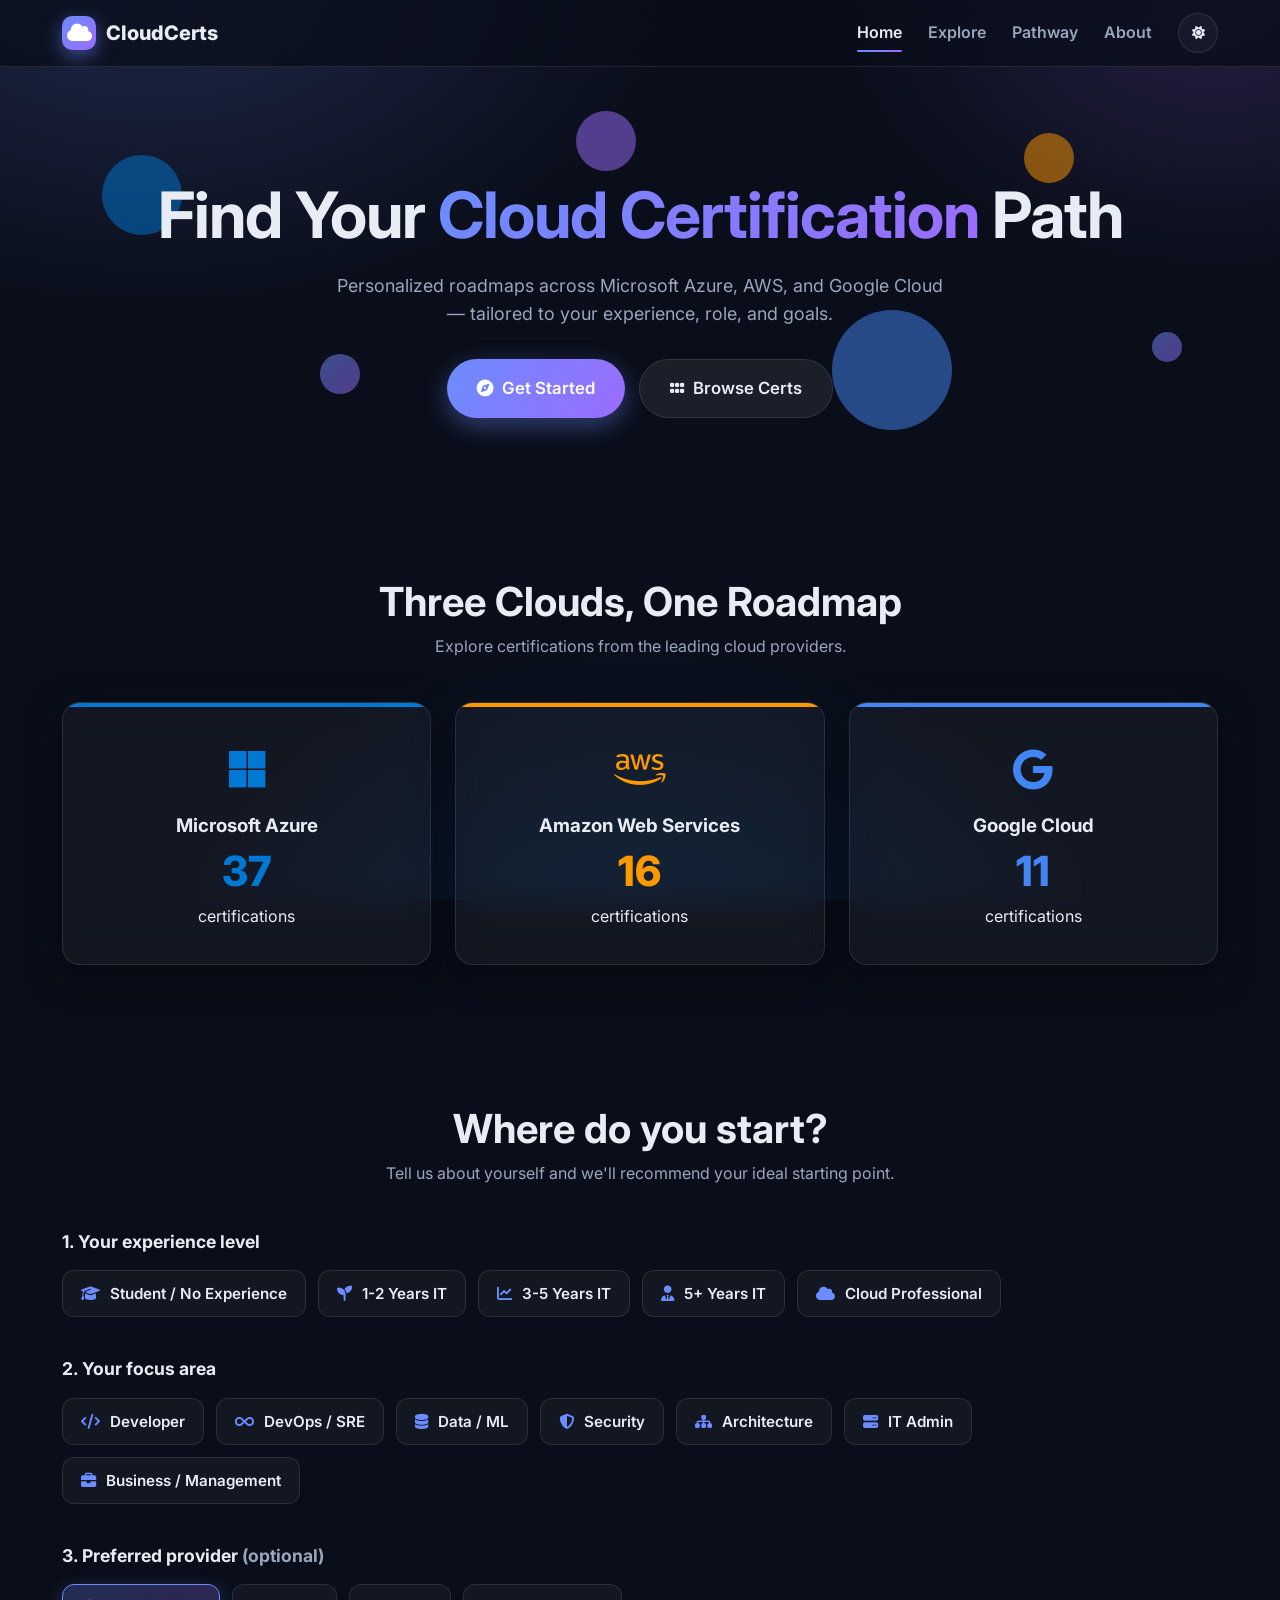
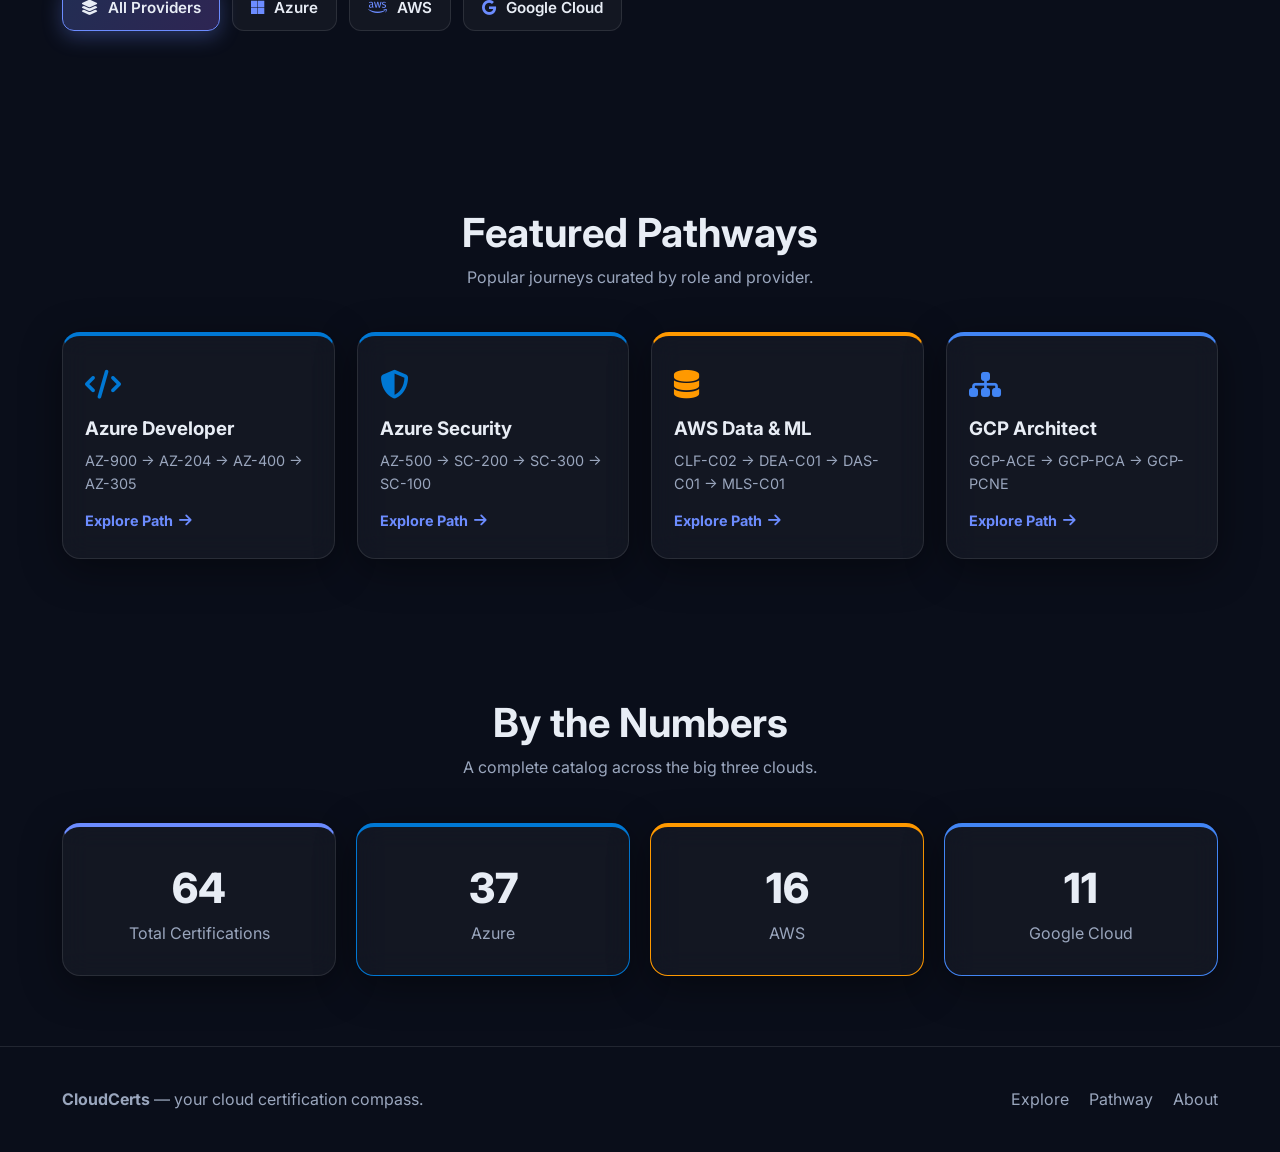
<file: index.html>
<!DOCTYPE html>
<html lang="en">
<head>
  <meta charset="UTF-8" />
  <meta name="viewport" content="width=device-width, initial-scale=1.0" />
  <title>CloudCerts — Find Your Cloud Certification Path</title>
  <meta name="description" content="Discover personalized certification pathways for Microsoft Azure, AWS, and Google Cloud based on your experience and goals." />
  <link rel="preconnect" href="https://fonts.googleapis.com" />
  <link rel="preconnect" href="https://fonts.gstatic.com" crossorigin />
  <link href="https://fonts.googleapis.com/css2?family=Inter:wght@400;500;600;700;800&display=swap" rel="stylesheet" />
  <link rel="stylesheet" href="https://cdnjs.cloudflare.com/ajax/libs/font-awesome/6.5.1/css/all.min.css" />
  <link rel="stylesheet" href="css/styles.css" />
</head>
<body>
  <nav class="nav">
    <div class="container nav-inner">
      <a class="logo" href="index.html"><span class="logo-mark"><i class="fa-solid fa-cloud"></i></span> CloudCerts</a>
      <div class="nav-links" id="nav-links">
        <a href="index.html">Home</a>
        <a href="explore.html">Explore</a>
        <a href="pathway.html">Pathway</a>
        <a href="about.html">About</a>
        <button class="icon-btn" id="theme-toggle" aria-label="Toggle theme"><i class="fa-solid fa-sun"></i></button>
      </div>
      <button class="nav-burger" id="nav-burger" aria-label="Menu"><span></span><span></span><span></span></button>
    </div>
  </nav>

  <main id="home-app">
    <!-- HERO -->
    <header class="hero">
      <div class="particles">
        <span class="particle"></span><span class="particle"></span><span class="particle"></span>
        <span class="particle"></span><span class="particle"></span><span class="particle"></span>
      </div>
      <div class="container">
        <h1>Find Your <span class="gradient-text">Cloud Certification</span> Path</h1>
        <p>Personalized roadmaps across Microsoft Azure, AWS, and Google Cloud — tailored to your experience, role, and goals.</p>
        <div class="hero-cta">
          <a class="btn btn-primary btn-lg" href="#start"><i class="fa-solid fa-compass"></i> Get Started</a>
          <a class="btn btn-lg" href="explore.html"><i class="fa-solid fa-grip"></i> Browse Certs</a>
        </div>
      </div>
    </header>

    <!-- PROVIDERS -->
    <section>
      <div class="container">
        <div class="section-head">
          <h2>Three Clouds, One Roadmap</h2>
          <p>Explore certifications from the leading cloud providers.</p>
        </div>
        <div class="grid-3" id="provider-stats"></div>
      </div>
    </section>

    <!-- EXPERIENCE SELECTOR -->
    <section id="start">
      <div class="container">
        <div class="section-head">
          <h2>Where do you start?</h2>
          <p>Tell us about yourself and we'll recommend your ideal starting point.</p>
        </div>

        <div class="selector-block">
          <label>1. Your experience level</label>
          <div class="choice-grid">
            <button class="choice" data-home-exp="student"><i class="fa-solid fa-graduation-cap"></i> Student / No Experience</button>
            <button class="choice" data-home-exp="junior"><i class="fa-solid fa-seedling"></i> 1-2 Years IT</button>
            <button class="choice" data-home-exp="mid"><i class="fa-solid fa-chart-line"></i> 3-5 Years IT</button>
            <button class="choice" data-home-exp="senior"><i class="fa-solid fa-user-tie"></i> 5+ Years IT</button>
            <button class="choice" data-home-exp="cloud-pro"><i class="fa-solid fa-cloud"></i> Cloud Professional</button>
          </div>
        </div>

        <div class="selector-block">
          <label>2. Your focus area</label>
          <div class="choice-grid">
            <button class="choice" data-home-domain="developer"><i class="fa-solid fa-code"></i> Developer</button>
            <button class="choice" data-home-domain="devops"><i class="fa-solid fa-infinity"></i> DevOps / SRE</button>
            <button class="choice" data-home-domain="data"><i class="fa-solid fa-database"></i> Data / ML</button>
            <button class="choice" data-home-domain="security"><i class="fa-solid fa-shield-halved"></i> Security</button>
            <button class="choice" data-home-domain="architect"><i class="fa-solid fa-sitemap"></i> Architecture</button>
            <button class="choice" data-home-domain="admin"><i class="fa-solid fa-server"></i> IT Admin</button>
            <button class="choice" data-home-domain="business"><i class="fa-solid fa-briefcase"></i> Business / Management</button>
          </div>
        </div>

        <div class="selector-block">
          <label>3. Preferred provider <span class="muted">(optional)</span></label>
          <div class="choice-grid">
            <button class="choice selected" data-home-provider="all"><i class="fa-solid fa-layer-group"></i> All Providers</button>
            <button class="choice" data-home-provider="azure"><i class="fa-brands fa-microsoft"></i> Azure</button>
            <button class="choice" data-home-provider="aws"><i class="fa-brands fa-aws"></i> AWS</button>
            <button class="choice" data-home-provider="gcp"><i class="fa-brands fa-google"></i> Google Cloud</button>
          </div>
        </div>

        <div id="home-recommendation"></div>
      </div>
    </section>

    <!-- FEATURED PATHS -->
    <section>
      <div class="container">
        <div class="section-head">
          <h2>Featured Pathways</h2>
          <p>Popular journeys curated by role and provider.</p>
        </div>
        <div class="grid-4" id="featured-paths"></div>
      </div>
    </section>

    <!-- STATS -->
    <section>
      <div class="container">
        <div class="section-head">
          <h2>By the Numbers</h2>
          <p>A complete catalog across the big three clouds.</p>
        </div>
        <div class="stats-row" id="total-stats"></div>
      </div>
    </section>
  </main>

  <footer class="footer">
    <div class="container footer-inner">
      <div><strong>CloudCerts</strong> — your cloud certification compass.</div>
      <div class="footer-links">
        <a href="explore.html">Explore</a>
        <a href="pathway.html">Pathway</a>
        <a href="about.html">About</a>
      </div>
    </div>
  </footer>

  <script src="js/data.js"></script>
  <script src="js/pathway.js"></script>
  <script src="js/app.js"></script>
</body>
</html>
</file>
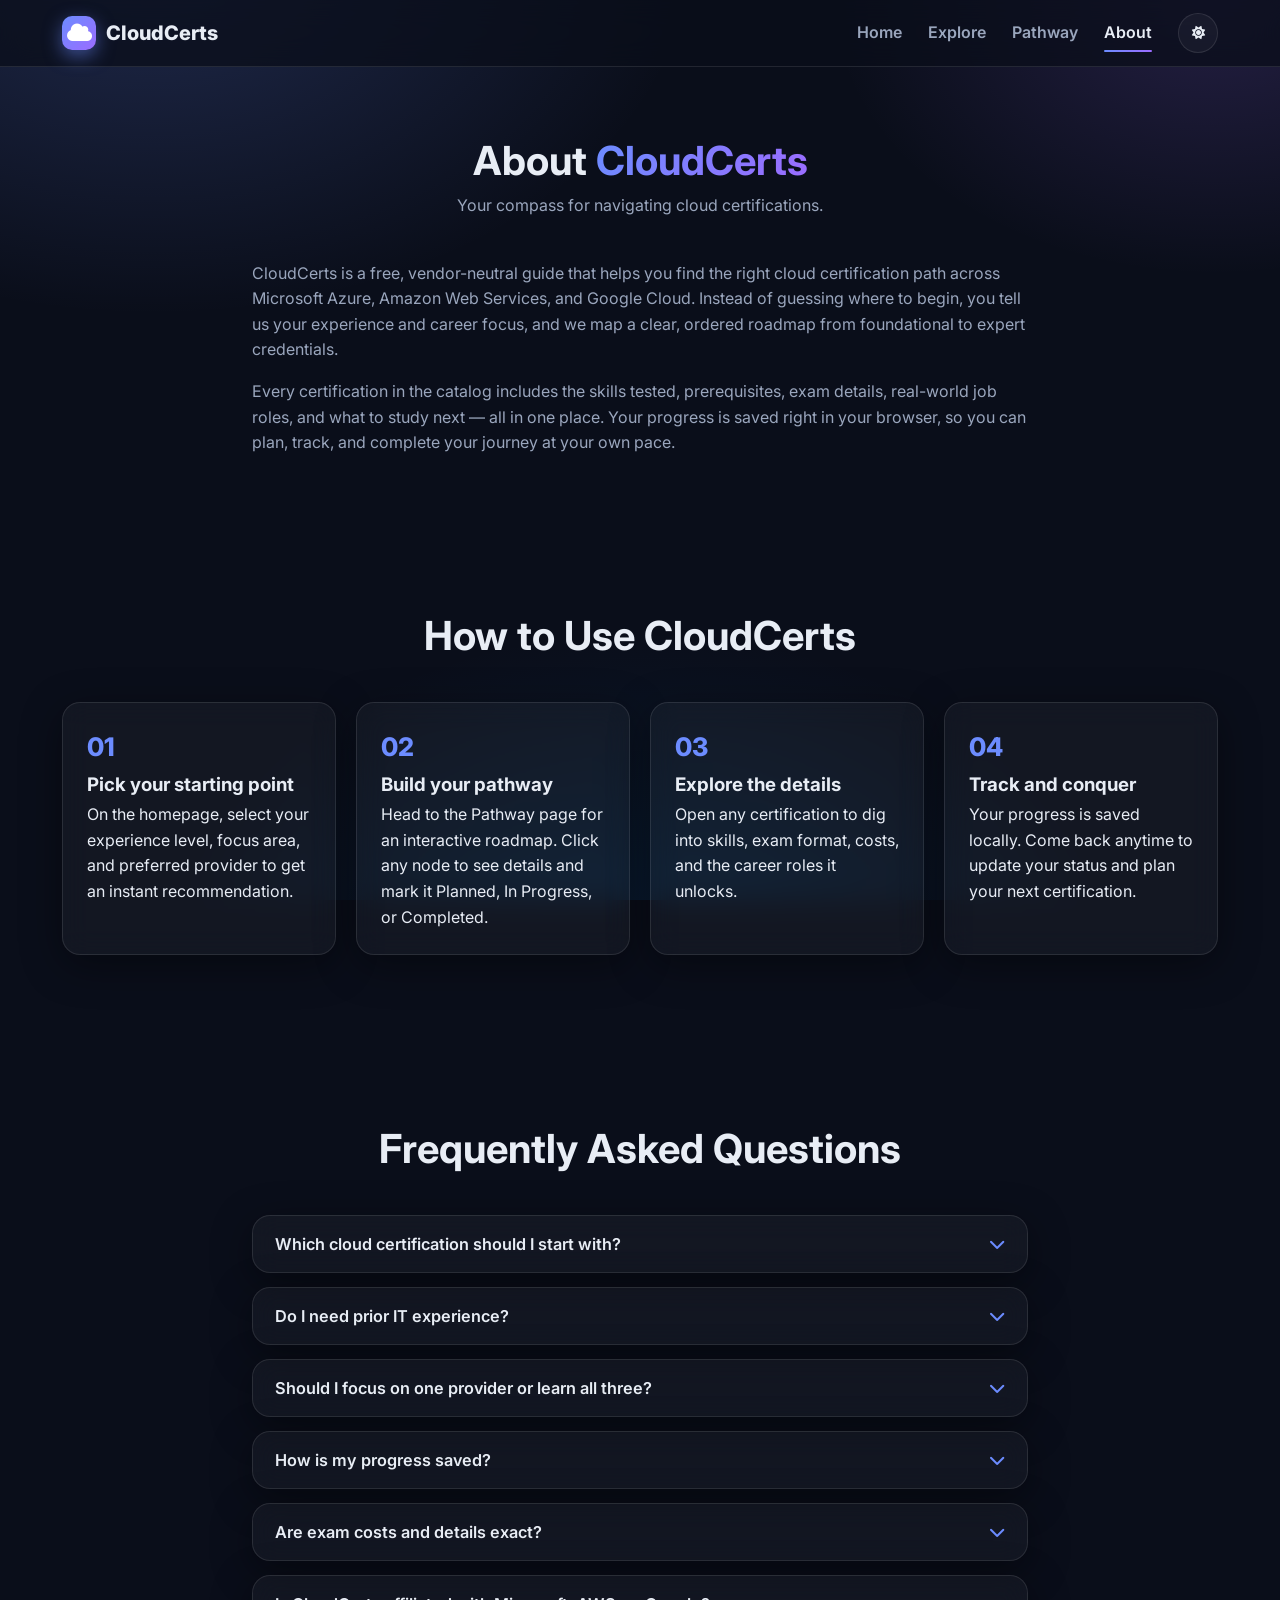
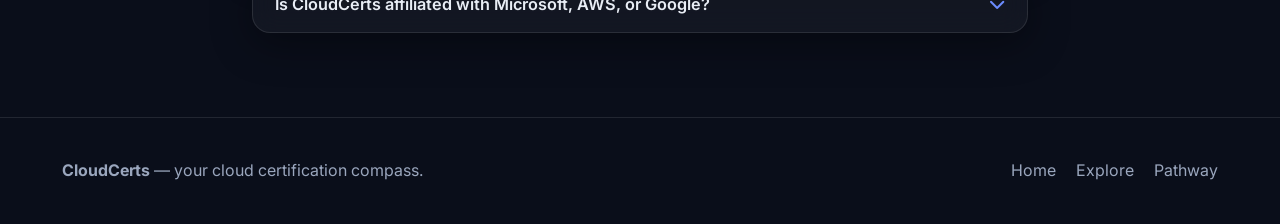
<file: about.html>
<!DOCTYPE html>
<html lang="en">
<head>
  <meta charset="UTF-8" />
  <meta name="viewport" content="width=device-width, initial-scale=1.0" />
  <title>About — CloudCerts</title>
  <meta name="description" content="Learn what CloudCerts is, how to use it, and answers to frequently asked questions about cloud certifications." />
  <link rel="preconnect" href="https://fonts.googleapis.com" />
  <link rel="preconnect" href="https://fonts.gstatic.com" crossorigin />
  <link href="https://fonts.googleapis.com/css2?family=Inter:wght@400;500;600;700;800&display=swap" rel="stylesheet" />
  <link rel="stylesheet" href="https://cdnjs.cloudflare.com/ajax/libs/font-awesome/6.5.1/css/all.min.css" />
  <link rel="stylesheet" href="css/styles.css" />
</head>
<body>
  <nav class="nav">
    <div class="container nav-inner">
      <a class="logo" href="index.html"><span class="logo-mark"><i class="fa-solid fa-cloud"></i></span> CloudCerts</a>
      <div class="nav-links" id="nav-links">
        <a href="index.html">Home</a>
        <a href="explore.html">Explore</a>
        <a href="pathway.html">Pathway</a>
        <a href="about.html">About</a>
        <button class="icon-btn" id="theme-toggle" aria-label="Toggle theme"><i class="fa-solid fa-sun"></i></button>
      </div>
      <button class="nav-burger" id="nav-burger" aria-label="Menu"><span></span><span></span><span></span></button>
    </div>
  </nav>

  <main>
    <section>
      <div class="container prose">
        <div class="section-head">
          <h2>About <span class="gradient-text">CloudCerts</span></h2>
          <p>Your compass for navigating cloud certifications.</p>
        </div>
        <p>CloudCerts is a free, vendor-neutral guide that helps you find the right cloud certification path across Microsoft Azure, Amazon Web Services, and Google Cloud. Instead of guessing where to begin, you tell us your experience and career focus, and we map a clear, ordered roadmap from foundational to expert credentials.</p>
        <p>Every certification in the catalog includes the skills tested, prerequisites, exam details, real-world job roles, and what to study next — all in one place. Your progress is saved right in your browser, so you can plan, track, and complete your journey at your own pace.</p>
      </div>
    </section>

    <section>
      <div class="container">
        <div class="section-head"><h2>How to Use CloudCerts</h2></div>
        <div class="steps-guide">
          <div class="guide-card glass">
            <div class="num">01</div>
            <h3>Pick your starting point</h3>
            <p>On the homepage, select your experience level, focus area, and preferred provider to get an instant recommendation.</p>
          </div>
          <div class="guide-card glass">
            <div class="num">02</div>
            <h3>Build your pathway</h3>
            <p>Head to the Pathway page for an interactive roadmap. Click any node to see details and mark it Planned, In Progress, or Completed.</p>
          </div>
          <div class="guide-card glass">
            <div class="num">03</div>
            <h3>Explore the details</h3>
            <p>Open any certification to dig into skills, exam format, costs, and the career roles it unlocks.</p>
          </div>
          <div class="guide-card glass">
            <div class="num">04</div>
            <h3>Track and conquer</h3>
            <p>Your progress is saved locally. Come back anytime to update your status and plan your next certification.</p>
          </div>
        </div>
      </div>
    </section>

    <section>
      <div class="container prose">
        <div class="section-head"><h2>Frequently Asked Questions</h2></div>

        <div class="faq-item glass">
          <button class="faq-q">Which cloud certification should I start with? <i class="fa-solid fa-chevron-down"></i></button>
          <div class="faq-a"><p>For most people, a foundational certification like AZ-900 (Azure), CLF-C02 (AWS), or the Google Cloud Digital Leader is the ideal starting point. They require no prior experience and build the vocabulary you'll need for associate-level certs.</p></div>
        </div>

        <div class="faq-item glass">
          <button class="faq-q">Do I need prior IT experience? <i class="fa-solid fa-chevron-down"></i></button>
          <div class="faq-a"><p>No. Foundational certifications are designed for beginners. As you move toward associate, professional, and expert levels, hands-on experience becomes increasingly important — our pathways account for this automatically.</p></div>
        </div>

        <div class="faq-item glass">
          <button class="faq-q">Should I focus on one provider or learn all three? <i class="fa-solid fa-chevron-down"></i></button>
          <div class="faq-a"><p>Start by going deep on one provider that matches your job market or employer. Multi-cloud skills are valuable later, especially for architects and senior engineers. Use the "All Providers" option to compare equivalent paths.</p></div>
        </div>

        <div class="faq-item glass">
          <button class="faq-q">How is my progress saved? <i class="fa-solid fa-chevron-down"></i></button>
          <div class="faq-a"><p>Progress is stored in your browser's local storage — no account required. It stays on your device, so clearing your browser data will reset it.</p></div>
        </div>

        <div class="faq-item glass">
          <button class="faq-q">Are exam costs and details exact? <i class="fa-solid fa-chevron-down"></i></button>
          <div class="faq-a"><p>We aim to reflect typical published values, but providers update pricing, exam formats, and passing scores periodically. Always confirm the latest details on the official provider site before booking an exam.</p></div>
        </div>

        <div class="faq-item glass">
          <button class="faq-q">Is CloudCerts affiliated with Microsoft, AWS, or Google? <i class="fa-solid fa-chevron-down"></i></button>
          <div class="faq-a"><p>No. CloudCerts is an independent, vendor-neutral resource. All product and certification names are trademarks of their respective owners.</p></div>
        </div>
      </div>
    </section>
  </main>

  <footer class="footer">
    <div class="container footer-inner">
      <div><strong>CloudCerts</strong> — your cloud certification compass.</div>
      <div class="footer-links">
        <a href="index.html">Home</a>
        <a href="explore.html">Explore</a>
        <a href="pathway.html">Pathway</a>
      </div>
    </div>
  </footer>

  <script src="js/data.js"></script>
  <script src="js/pathway.js"></script>
  <script src="js/app.js"></script>
  <script>
    document.querySelectorAll(".faq-q").forEach(function (q) {
      q.addEventListener("click", function () {
        q.parentElement.classList.toggle("open");
      });
    });
  </script>
</body>
</html>
</file>
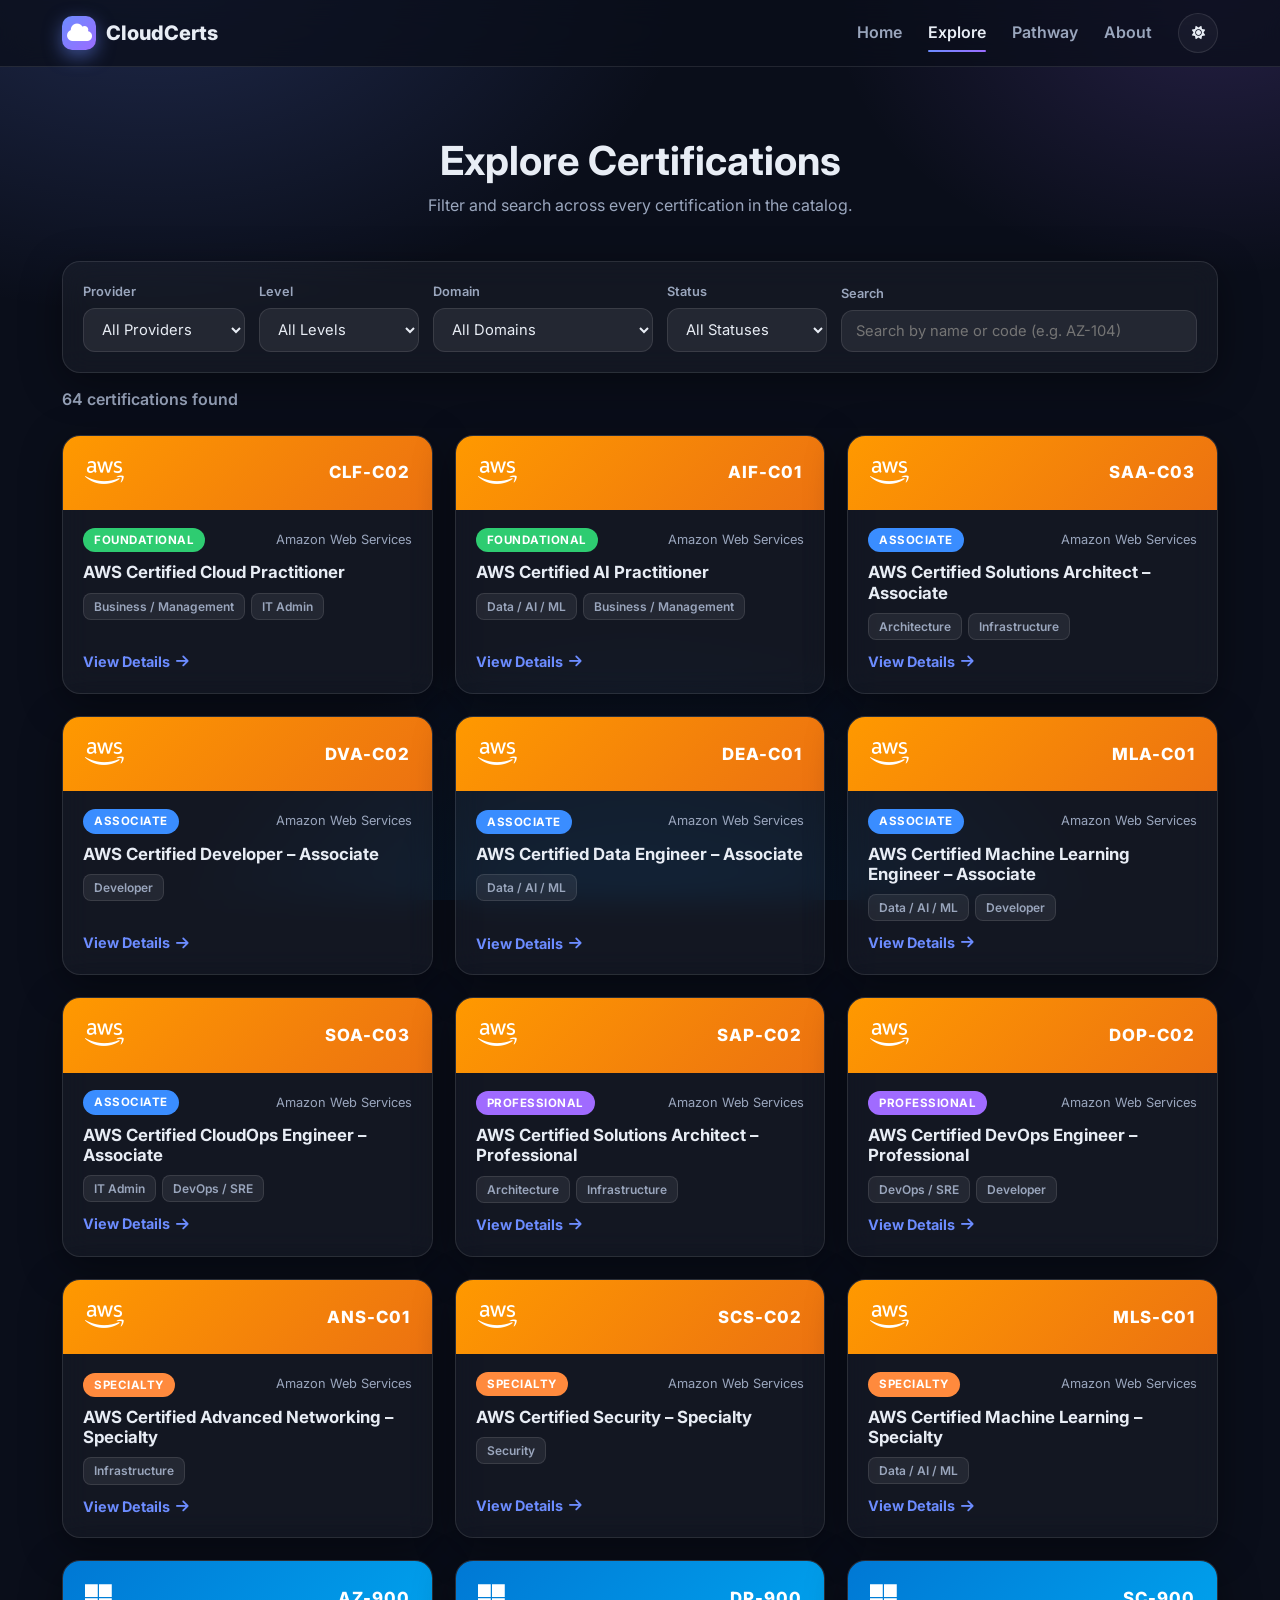
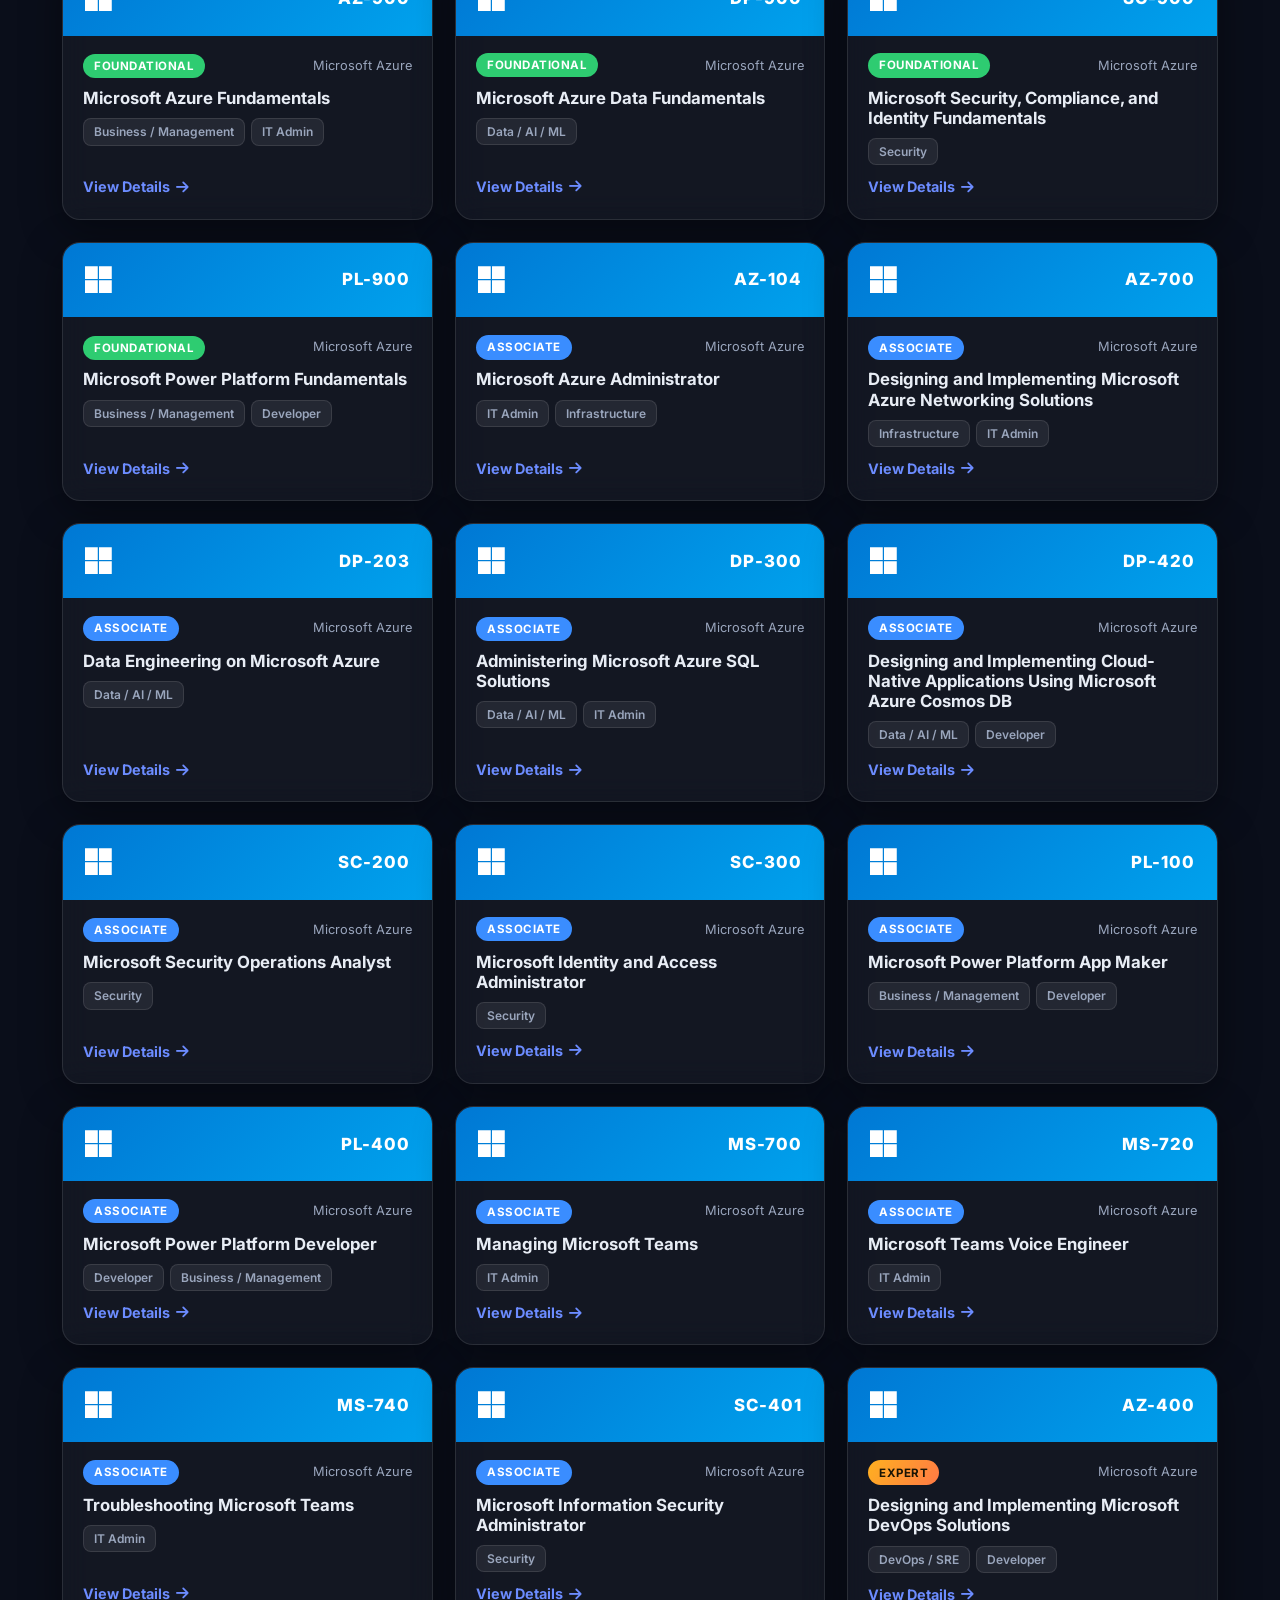
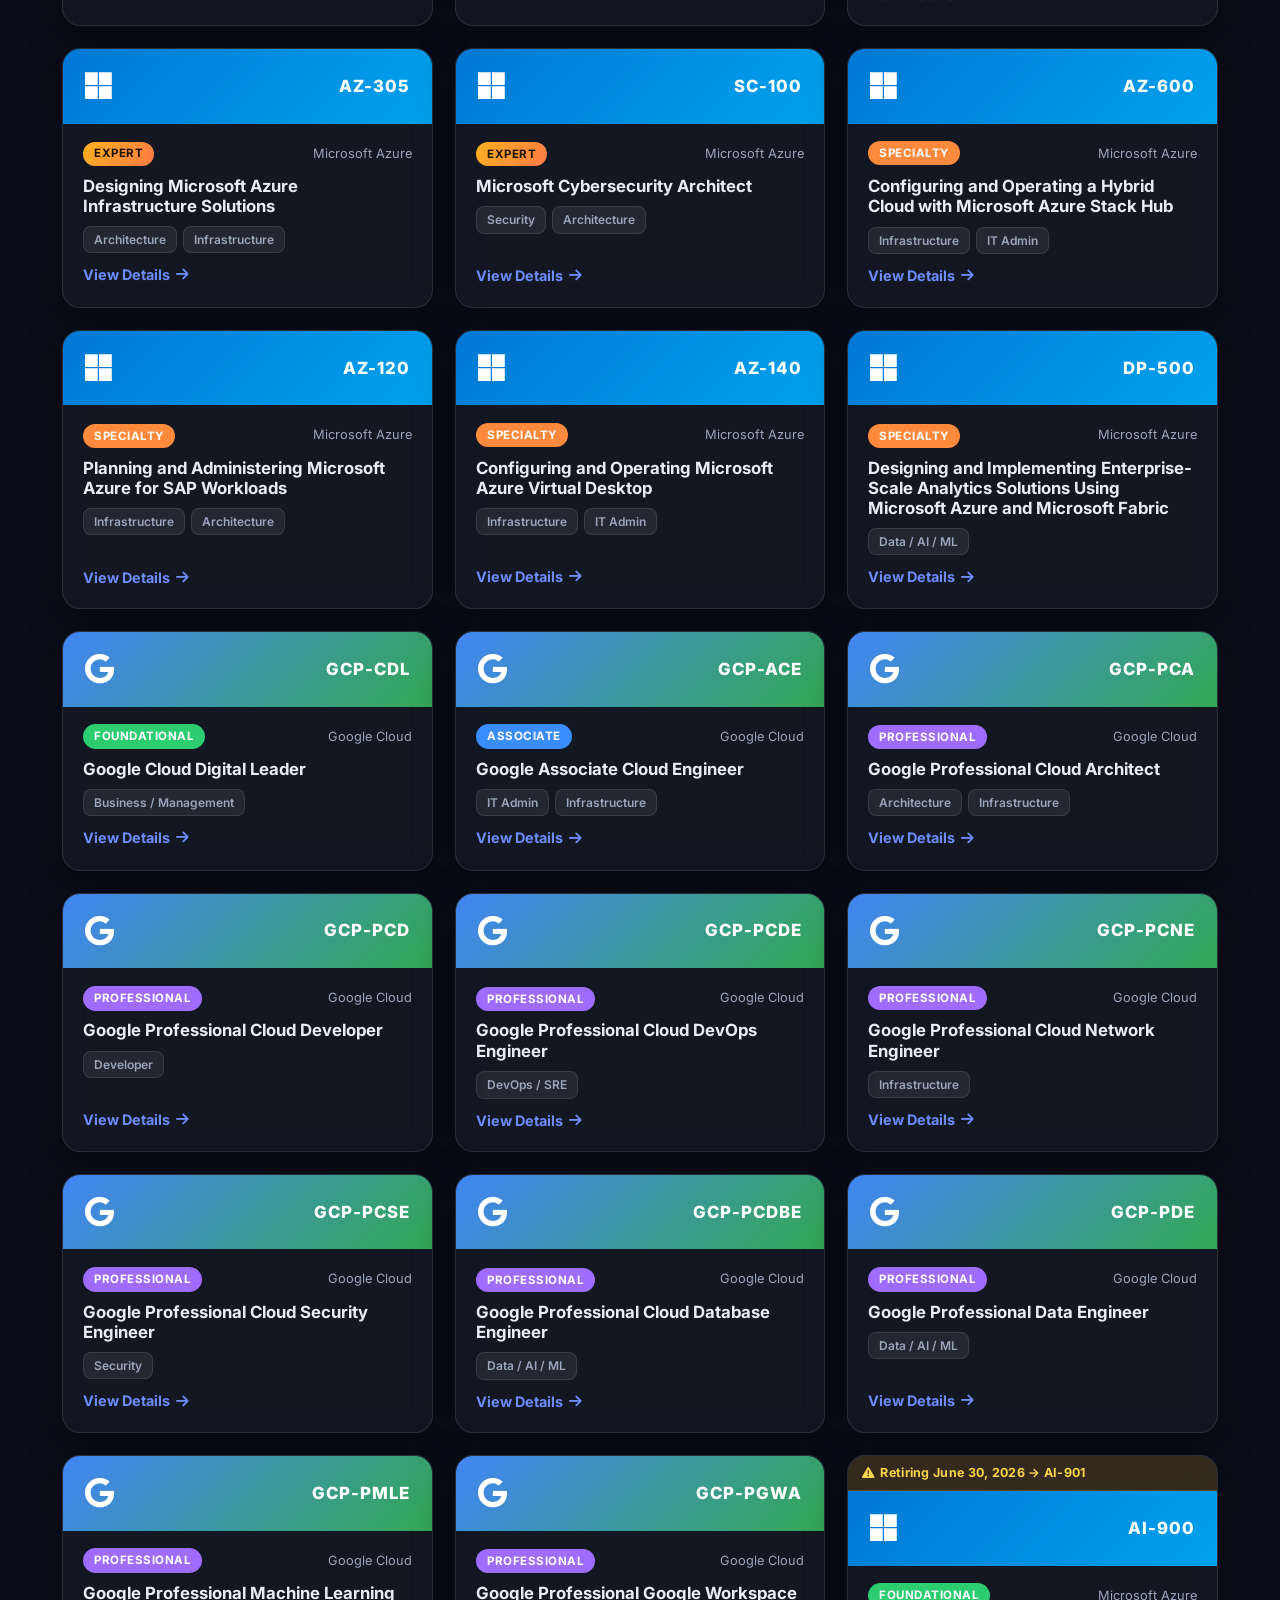
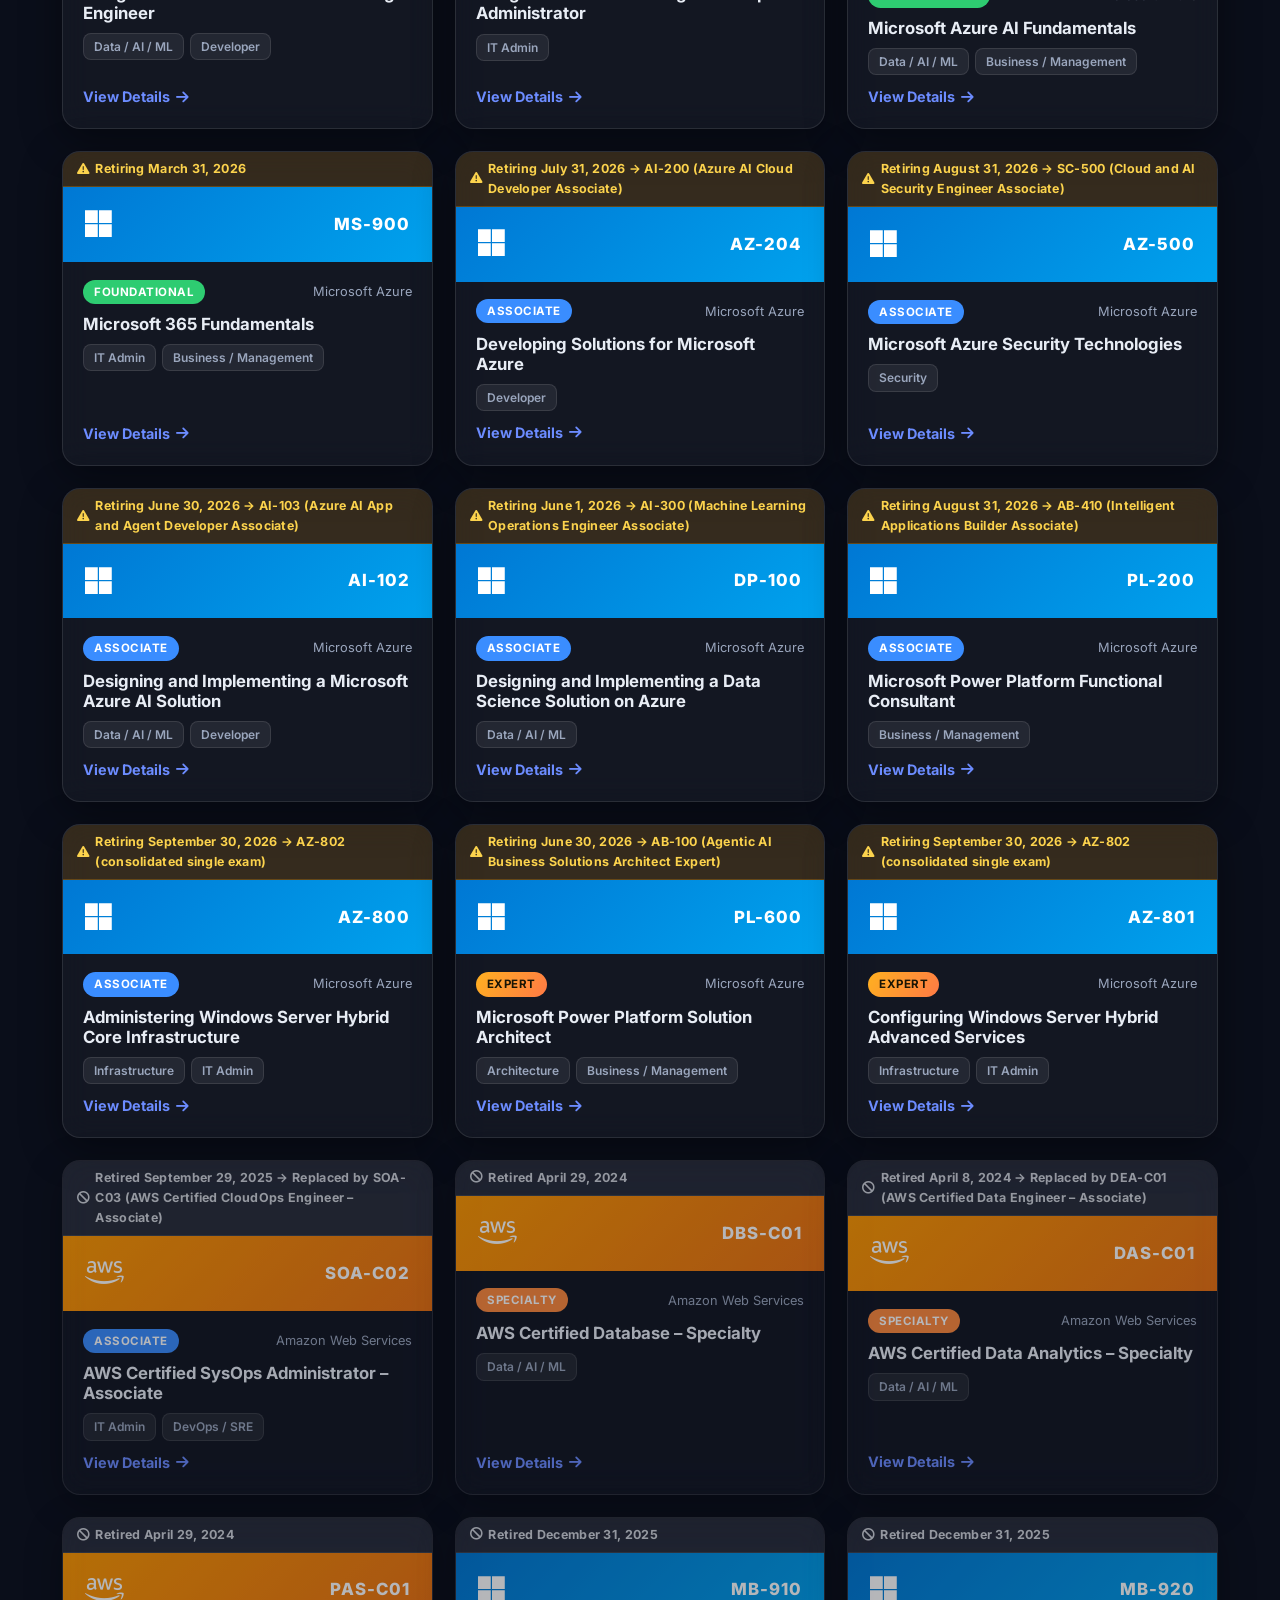
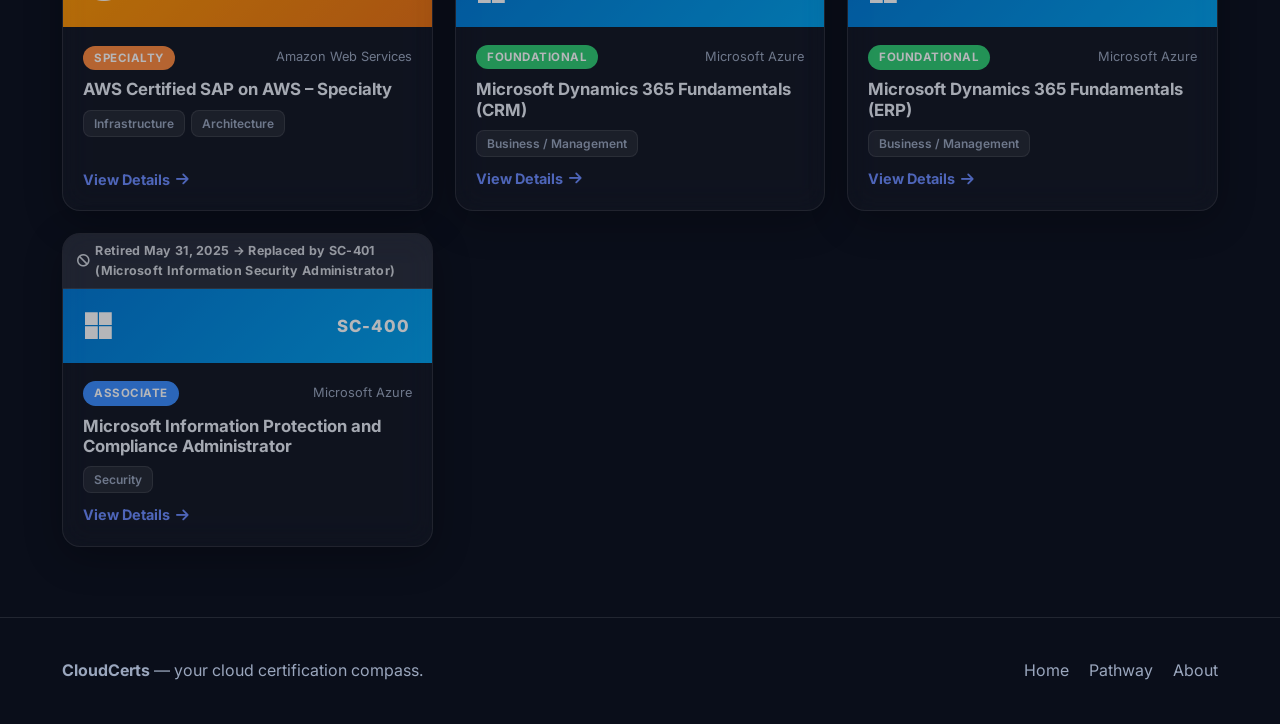
<file: explore.html>
<!DOCTYPE html>
<html lang="en">
<head>
  <meta charset="UTF-8" />
  <meta name="viewport" content="width=device-width, initial-scale=1.0" />
  <title>Explore Certifications — CloudCerts</title>
  <meta name="description" content="Browse and filter every Azure, AWS, and Google Cloud certification by provider, level, and domain." />
  <link rel="preconnect" href="https://fonts.googleapis.com" />
  <link rel="preconnect" href="https://fonts.gstatic.com" crossorigin />
  <link href="https://fonts.googleapis.com/css2?family=Inter:wght@400;500;600;700;800&display=swap" rel="stylesheet" />
  <link rel="stylesheet" href="https://cdnjs.cloudflare.com/ajax/libs/font-awesome/6.5.1/css/all.min.css" />
  <link rel="stylesheet" href="css/styles.css" />
</head>
<body>
  <nav class="nav">
    <div class="container nav-inner">
      <a class="logo" href="index.html"><span class="logo-mark"><i class="fa-solid fa-cloud"></i></span> CloudCerts</a>
      <div class="nav-links" id="nav-links">
        <a href="index.html">Home</a>
        <a href="explore.html">Explore</a>
        <a href="pathway.html">Pathway</a>
        <a href="about.html">About</a>
        <button class="icon-btn" id="theme-toggle" aria-label="Toggle theme"><i class="fa-solid fa-sun"></i></button>
      </div>
      <button class="nav-burger" id="nav-burger" aria-label="Menu"><span></span><span></span><span></span></button>
    </div>
  </nav>

  <main id="explore-app">
    <section>
      <div class="container">
        <div class="section-head">
          <h2>Explore Certifications</h2>
          <p>Filter and search across every certification in the catalog.</p>
        </div>

        <div class="filter-bar glass">
          <div class="filter-group">
            <label for="filter-provider">Provider</label>
            <select id="filter-provider">
              <option value="all">All Providers</option>
              <option value="azure">Microsoft Azure</option>
              <option value="aws">AWS</option>
              <option value="gcp">Google Cloud</option>
            </select>
          </div>
          <div class="filter-group">
            <label for="filter-level">Level</label>
            <select id="filter-level">
              <option value="all">All Levels</option>
              <option value="foundational">Foundational</option>
              <option value="associate">Associate</option>
              <option value="professional">Professional</option>
              <option value="expert">Expert</option>
              <option value="specialty">Specialty</option>
            </select>
          </div>
          <div class="filter-group">
            <label for="filter-domain">Domain</label>
            <select id="filter-domain">
              <option value="all">All Domains</option>
              <option value="developer">Developer</option>
              <option value="devops">DevOps / SRE</option>
              <option value="data">Data / AI / ML</option>
              <option value="security">Security</option>
              <option value="architect">Architecture</option>
              <option value="admin">IT Admin</option>
              <option value="infrastructure">Infrastructure</option>
              <option value="business">Business / Management</option>
            </select>
          </div>
          <div class="filter-group">
            <label for="filter-status">Status</label>
            <select id="filter-status">
              <option value="all">All Statuses</option>
              <option value="active">Active Only</option>
              <option value="retiring">Retiring Soon</option>
              <option value="retired">Retired</option>
              <option value="new">New</option>
            </select>
          </div>
          <div class="filter-group grow">
            <label for="filter-search">Search</label>
            <input id="filter-search" type="search" placeholder="Search by name or code (e.g. AZ-104)" />
          </div>
        </div>

        <p class="results-count" id="explore-count"></p>
        <div class="cert-grid" id="explore-grid"></div>
      </div>
    </section>
  </main>

  <footer class="footer">
    <div class="container footer-inner">
      <div><strong>CloudCerts</strong> — your cloud certification compass.</div>
      <div class="footer-links">
        <a href="index.html">Home</a>
        <a href="pathway.html">Pathway</a>
        <a href="about.html">About</a>
      </div>
    </div>
  </footer>

  <script src="js/data.js"></script>
  <script src="js/pathway.js"></script>
  <script src="js/app.js"></script>
</body>
</html>
</file>
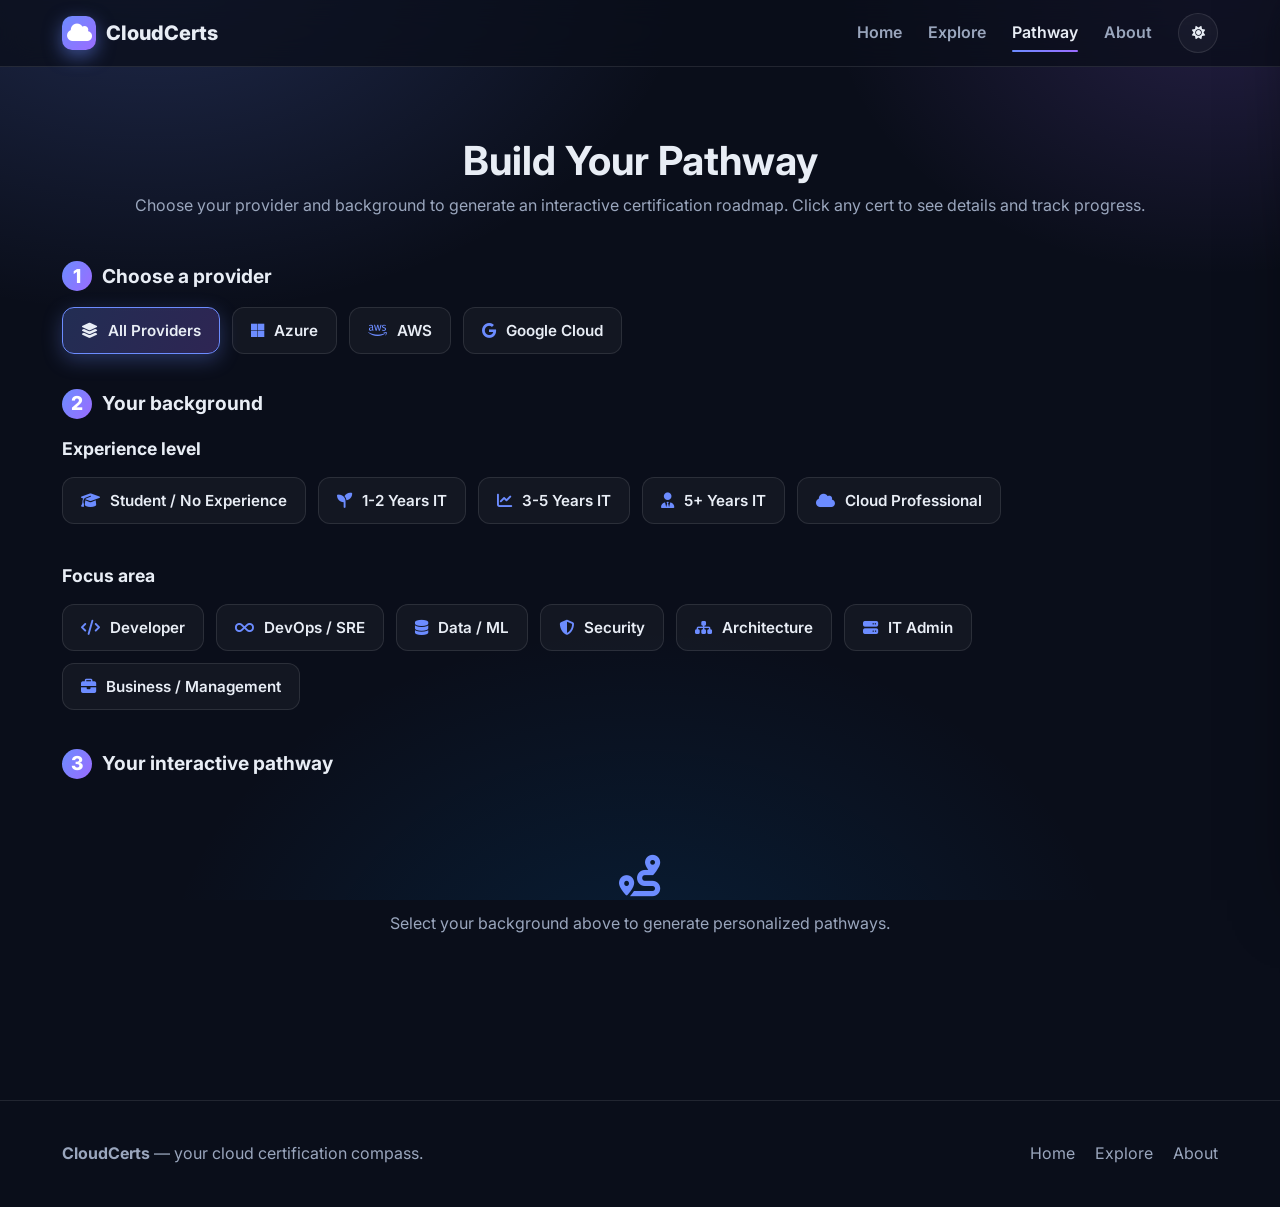
<file: pathway.html>
<!DOCTYPE html>
<html lang="en">
<head>
  <meta charset="UTF-8" />
  <meta name="viewport" content="width=device-width, initial-scale=1.0" />
  <title>Your Pathway — CloudCerts</title>
  <meta name="description" content="Build a personalized, interactive cloud certification pathway and track your progress." />
  <link rel="preconnect" href="https://fonts.googleapis.com" />
  <link rel="preconnect" href="https://fonts.gstatic.com" crossorigin />
  <link href="https://fonts.googleapis.com/css2?family=Inter:wght@400;500;600;700;800&display=swap" rel="stylesheet" />
  <link rel="stylesheet" href="https://cdnjs.cloudflare.com/ajax/libs/font-awesome/6.5.1/css/all.min.css" />
  <link rel="stylesheet" href="css/styles.css" />
</head>
<body>
  <nav class="nav">
    <div class="container nav-inner">
      <a class="logo" href="index.html"><span class="logo-mark"><i class="fa-solid fa-cloud"></i></span> CloudCerts</a>
      <div class="nav-links" id="nav-links">
        <a href="index.html">Home</a>
        <a href="explore.html">Explore</a>
        <a href="pathway.html">Pathway</a>
        <a href="about.html">About</a>
        <button class="icon-btn" id="theme-toggle" aria-label="Toggle theme"><i class="fa-solid fa-sun"></i></button>
      </div>
      <button class="nav-burger" id="nav-burger" aria-label="Menu"><span></span><span></span><span></span></button>
    </div>
  </nav>

  <main id="pathway-app">
    <section>
      <div class="container">
        <div class="section-head">
          <h2>Build Your Pathway</h2>
          <p>Choose your provider and background to generate an interactive certification roadmap. Click any cert to see details and track progress.</p>
        </div>

        <!-- STEP 1 -->
        <div class="step">
          <div class="step-title"><span class="step-num">1</span> Choose a provider</div>
          <div class="choice-grid">
            <button class="choice selected" data-pw-provider="all"><i class="fa-solid fa-layer-group"></i> All Providers</button>
            <button class="choice" data-pw-provider="azure"><i class="fa-brands fa-microsoft"></i> Azure</button>
            <button class="choice" data-pw-provider="aws"><i class="fa-brands fa-aws"></i> AWS</button>
            <button class="choice" data-pw-provider="gcp"><i class="fa-brands fa-google"></i> Google Cloud</button>
          </div>
        </div>

        <!-- STEP 2 -->
        <div class="step">
          <div class="step-title"><span class="step-num">2</span> Your background</div>
          <div class="selector-block">
            <label>Experience level</label>
            <div class="choice-grid">
              <button class="choice" data-pw-exp="student"><i class="fa-solid fa-graduation-cap"></i> Student / No Experience</button>
              <button class="choice" data-pw-exp="junior"><i class="fa-solid fa-seedling"></i> 1-2 Years IT</button>
              <button class="choice" data-pw-exp="mid"><i class="fa-solid fa-chart-line"></i> 3-5 Years IT</button>
              <button class="choice" data-pw-exp="senior"><i class="fa-solid fa-user-tie"></i> 5+ Years IT</button>
              <button class="choice" data-pw-exp="cloud-pro"><i class="fa-solid fa-cloud"></i> Cloud Professional</button>
            </div>
          </div>
          <div class="selector-block">
            <label>Focus area</label>
            <div class="choice-grid">
              <button class="choice" data-pw-domain="developer"><i class="fa-solid fa-code"></i> Developer</button>
              <button class="choice" data-pw-domain="devops"><i class="fa-solid fa-infinity"></i> DevOps / SRE</button>
              <button class="choice" data-pw-domain="data"><i class="fa-solid fa-database"></i> Data / ML</button>
              <button class="choice" data-pw-domain="security"><i class="fa-solid fa-shield-halved"></i> Security</button>
              <button class="choice" data-pw-domain="architect"><i class="fa-solid fa-sitemap"></i> Architecture</button>
              <button class="choice" data-pw-domain="admin"><i class="fa-solid fa-server"></i> IT Admin</button>
              <button class="choice" data-pw-domain="business"><i class="fa-solid fa-briefcase"></i> Business / Management</button>
            </div>
          </div>
        </div>

        <!-- STEP 3 -->
        <div class="step">
          <div class="step-title"><span class="step-num">3</span> Your interactive pathway</div>
          <div id="pw-results"></div>
        </div>
      </div>
    </section>

    <!-- SIDE PANEL -->
    <aside class="pw-panel" id="pw-panel" aria-label="Certification details">
      <button class="icon-btn pw-panel-close" id="pw-panel-close" aria-label="Close"><i class="fa-solid fa-xmark"></i></button>
      <div id="pw-panel-body"></div>
    </aside>
  </main>

  <footer class="footer">
    <div class="container footer-inner">
      <div><strong>CloudCerts</strong> — your cloud certification compass.</div>
      <div class="footer-links">
        <a href="index.html">Home</a>
        <a href="explore.html">Explore</a>
        <a href="about.html">About</a>
      </div>
    </div>
  </footer>

  <script src="js/data.js"></script>
  <script src="js/app.js"></script>
  <script src="js/pathway.js"></script>
</body>
</html>
</file>
<file: css/styles.css>
/* ============================ CloudCerts Styles ============================ */
:root {
  --azure: #0078d4;
  --aws: #FF9900;
  --gcp: #4285F4;

  --bg: #0a0e1a;
  --bg-2: #111729;
  --surface: rgba(255, 255, 255, 0.04);
  --surface-strong: rgba(255, 255, 255, 0.07);
  --border: rgba(255, 255, 255, 0.10);
  --text: #e8edf5;
  --text-dim: #9aa6bd;
  --primary: #6c8cff;
  --primary-2: #9b6cff;
  --radius: 18px;
  --radius-sm: 12px;
  --shadow: 0 10px 40px rgba(0, 0, 0, 0.4);
  --maxw: 1200px;
  --blur: blur(14px);

  --c-foundational: #2ecc71;
  --c-associate: #3a8dff;
  --c-professional: #a06bff;
  --c-expert: #ffb020;
  --c-specialty: #ff8a3d;
}

body.light-mode {
  --bg: #f3f5fb;
  --bg-2: #e8ecf7;
  --surface: rgba(255, 255, 255, 0.7);
  --surface-strong: rgba(255, 255, 255, 0.9);
  --border: rgba(20, 30, 60, 0.12);
  --text: #1a2236;
  --text-dim: #586079;
  --shadow: 0 10px 30px rgba(40, 60, 110, 0.12);
}

* { box-sizing: border-box; margin: 0; padding: 0; }
html { scroll-behavior: smooth; }
body {
  font-family: 'Inter', system-ui, sans-serif;
  background: var(--bg);
  color: var(--text);
  line-height: 1.6;
  min-height: 100vh;
  overflow-x: hidden;
  transition: background .4s ease, color .4s ease;
}
body::before {
  content: ""; position: fixed; inset: 0; z-index: -2;
  background:
    radial-gradient(900px 600px at 12% -5%, rgba(108,140,255,.22), transparent 60%),
    radial-gradient(700px 500px at 95% 0%, rgba(155,108,255,.18), transparent 55%),
    radial-gradient(800px 600px at 50% 110%, rgba(0,120,212,.15), transparent 60%),
    var(--bg);
}
a { color: inherit; text-decoration: none; }
img { max-width: 100%; }
h1, h2, h3, h4 { line-height: 1.2; font-weight: 700; }
section { padding: 70px 0; }
.container { width: 100%; max-width: var(--maxw); margin: 0 auto; padding: 0 22px; }
.muted { color: var(--text-dim); }
.section-head { text-align: center; margin-bottom: 42px; }
.section-head h2 { font-size: clamp(1.7rem, 4vw, 2.5rem); }
.section-head p { color: var(--text-dim); margin-top: 8px; }
.gradient-text {
  background: linear-gradient(120deg, var(--primary), var(--primary-2));
  -webkit-background-clip: text; background-clip: text; color: transparent;
}

/* ============================ Glassmorphism ============================ */
.glass {
  background: var(--surface);
  border: 1px solid var(--border);
  backdrop-filter: var(--blur);
  -webkit-backdrop-filter: var(--blur);
  border-radius: var(--radius);
  box-shadow: var(--shadow);
}

/* ============================ Buttons ============================ */
.btn {
  display: inline-flex; align-items: center; gap: 8px;
  padding: 12px 22px; border-radius: 999px; border: 1px solid var(--border);
  font-weight: 600; font-size: .95rem; cursor: pointer; background: var(--surface-strong);
  color: var(--text); transition: transform .2s, box-shadow .2s, background .2s; font-family: inherit;
}
.btn:hover { transform: translateY(-2px); }
.btn-primary {
  background: linear-gradient(120deg, var(--primary), var(--primary-2));
  border: none; color: #fff; box-shadow: 0 8px 24px rgba(108,140,255,.4);
}
.btn-primary:hover { box-shadow: 0 12px 32px rgba(108,140,255,.55); }
.btn-lg { padding: 15px 30px; font-size: 1.05rem; }
.btn-block { display: flex; width: 100%; justify-content: center; }
.btn-ghost { background: transparent; }

/* ============================ Nav ============================ */
.nav {
  position: sticky; top: 0; z-index: 100;
  background: color-mix(in srgb, var(--bg) 75%, transparent);
  backdrop-filter: var(--blur); -webkit-backdrop-filter: var(--blur);
  border-bottom: 1px solid var(--border);
}
.nav-inner { display: flex; align-items: center; justify-content: space-between; height: 66px; }
.logo { display: flex; align-items: center; gap: 10px; font-weight: 800; font-size: 1.25rem; }
.logo .logo-mark {
  width: 34px; height: 34px; border-radius: 10px; display: grid; place-items: center; color: #fff;
  background: linear-gradient(135deg, var(--primary), var(--primary-2)); box-shadow: 0 6px 18px rgba(108,140,255,.5);
}
.nav-links { display: flex; align-items: center; gap: 26px; }
.nav-links a { color: var(--text-dim); font-weight: 600; transition: color .2s; position: relative; }
.nav-links a:hover, .nav-links a.active { color: var(--text); }
.nav-links a.active::after {
  content: ""; position: absolute; bottom: -6px; left: 0; right: 0; height: 2px; border-radius: 2px;
  background: linear-gradient(90deg, var(--primary), var(--primary-2));
}
.icon-btn {
  width: 40px; height: 40px; border-radius: 50%; border: 1px solid var(--border);
  background: var(--surface); color: var(--text); cursor: pointer; display: grid; place-items: center;
  transition: transform .2s, background .2s;
}
.icon-btn:hover { transform: rotate(15deg) scale(1.05); }
.nav-burger { display: none; flex-direction: column; gap: 5px; background: none; border: none; cursor: pointer; padding: 8px; }
.nav-burger span { width: 24px; height: 2px; background: var(--text); border-radius: 2px; transition: .3s; }
.nav-burger.active span:nth-child(1) { transform: translateY(7px) rotate(45deg); }
.nav-burger.active span:nth-child(2) { opacity: 0; }
.nav-burger.active span:nth-child(3) { transform: translateY(-7px) rotate(-45deg); }

/* ============================ Hero ============================ */
.hero { position: relative; padding: 110px 0 90px; text-align: center; overflow: hidden; }
.hero h1 { font-size: clamp(2.3rem, 6vw, 4rem); letter-spacing: -1px; }
.hero p { max-width: 620px; margin: 18px auto 30px; color: var(--text-dim); font-size: 1.12rem; }
.hero-cta { display: flex; gap: 14px; justify-content: center; flex-wrap: wrap; }
.particles { position: absolute; inset: 0; z-index: -1; overflow: hidden; }
.particle {
  position: absolute; border-radius: 50%; opacity: .5;
  background: linear-gradient(135deg, var(--primary), var(--primary-2));
  animation: float linear infinite;
}
.particle:nth-child(1){ width:80px;height:80px;left:8%;top:20%;animation-duration:18s;background:var(--azure);}
.particle:nth-child(2){ width:50px;height:50px;left:80%;top:15%;animation-duration:22s;background:var(--aws);}
.particle:nth-child(3){ width:120px;height:120px;left:65%;top:55%;animation-duration:26s;background:var(--gcp);}
.particle:nth-child(4){ width:40px;height:40px;left:25%;top:65%;animation-duration:20s;}
.particle:nth-child(5){ width:60px;height:60px;left:45%;top:10%;animation-duration:24s;background:var(--primary-2);}
.particle:nth-child(6){ width:30px;height:30px;left:90%;top:60%;animation-duration:16s;}
@keyframes float {
  0% { transform: translateY(0) translateX(0) scale(1); }
  50% { transform: translateY(-40px) translateX(20px) scale(1.1); }
  100% { transform: translateY(0) translateX(0) scale(1); }
}

/* ============================ Provider cards ============================ */
.grid-3 { display: grid; grid-template-columns: repeat(3, 1fr); gap: 24px; }
.provider-card { padding: 34px 24px; text-align: center; transition: transform .25s, box-shadow .25s; position: relative; overflow: hidden; }
.provider-card::before { content:""; position:absolute; top:0; left:0; right:0; height:4px; background: var(--accent); }
.provider-card.azure { --accent: var(--azure); }
.provider-card.aws { --accent: var(--aws); }
.provider-card.gcp { --accent: var(--gcp); }
.provider-card:hover { transform: translateY(-6px); box-shadow: 0 16px 44px rgba(0,0,0,.45); }
.provider-icon { font-size: 2.6rem; color: var(--accent); margin-bottom: 12px; }
.provider-count { font-size: 2.6rem; font-weight: 800; color: var(--accent); }

/* ============================ Selector (home + pathway) ============================ */
.selector-block { margin-bottom: 38px; }
.selector-block > label { display: block; font-weight: 700; margin-bottom: 14px; font-size: 1.1rem; }
.choice-grid { display: flex; flex-wrap: wrap; gap: 12px; }
.choice {
  display: flex; align-items: center; gap: 10px; padding: 13px 18px; border-radius: var(--radius-sm);
  border: 1px solid var(--border); background: var(--surface); cursor: pointer; color: var(--text);
  font-weight: 600; font-family: inherit; font-size: .95rem; transition: all .2s;
}
.choice i { color: var(--primary); }
.choice:hover { transform: translateY(-2px); border-color: var(--primary); }
.choice.selected {
  background: linear-gradient(120deg, rgba(108,140,255,.25), rgba(155,108,255,.25));
  border-color: var(--primary); box-shadow: 0 6px 20px rgba(108,140,255,.3);
}
.choice.selected i { color: var(--text); }

/* Recommendation output */
#home-recommendation { display: none; }
#home-recommendation.active { display: block; text-align: center; margin-top: 30px; animation: fadeUp .5s; }
.rec-title { margin-bottom: 22px; font-size: 1.4rem; }
.rec-cards { display: flex; flex-wrap: wrap; gap: 18px; justify-content: center; margin-bottom: 28px; }
.rec-card { padding: 22px; min-width: 220px; text-align: left; border-top: 4px solid var(--accent); }
.rec-card.azure { --accent: var(--azure); }
.rec-card.aws { --accent: var(--aws); }
.rec-card.gcp { --accent: var(--gcp); }
.rec-label { font-size: .8rem; text-transform: uppercase; letter-spacing: 1px; color: var(--text-dim); }
.rec-card h4 { font-size: 1.5rem; margin: 4px 0; }
@keyframes fadeUp { from { opacity: 0; transform: translateY(16px); } to { opacity: 1; transform: none; } }

/* ============================ Badges & tags ============================ */
.badge {
  display: inline-block; padding: 3px 11px; border-radius: 999px; font-size: .72rem; font-weight: 700;
  text-transform: uppercase; letter-spacing: .5px; color: #fff;
}
.badge-foundational { background: var(--c-foundational); }
.badge-associate { background: var(--c-associate); }
.badge-professional { background: var(--c-professional); }
.badge-expert { background: linear-gradient(120deg, var(--c-expert), #ff7a45); color:#1a1505; }
.badge-specialty { background: var(--c-specialty); }
.badge-retired { background: #6b7280; }
.badge-retiring { background: linear-gradient(120deg, #f59e0b, #d97706); color: #1a0f00; }
.badge-new { background: linear-gradient(120deg, #10b981, #059669); }

/* Full-width status alert on cert detail page */
.cert-status-alert {
  display: flex; align-items: flex-start; gap: 14px;
  padding: 16px 22px; border-radius: var(--radius-sm);
  margin-bottom: 24px; font-size: .93rem; line-height: 1.6;
}
.cert-status-alert i { font-size: 1.3rem; margin-top: 2px; flex-shrink: 0; }
.cert-status-alert.retired  { background: rgba(107,114,128,.18); border: 1px solid rgba(107,114,128,.35); color: #d1d5db; }
.cert-status-alert.retiring { background: rgba(245,158,11,.12); border: 1px solid rgba(245,158,11,.3);  color: #fde68a; }
.cert-status-alert.new-cert { background: rgba(16,185,129,.12); border: 1px solid rgba(16,185,129,.3);  color: #6ee7b7; }

/* Status banners on cards */
.status-banner {
  display: flex; align-items: center; gap: 6px;
  padding: 7px 14px; border-radius: var(--radius-sm) var(--radius-sm) 0 0;
  font-size: .78rem; font-weight: 700; letter-spacing: .3px;
}
.status-banner.retired  { background: rgba(107,114,128,.25); color: #d1d5db; border-bottom: 1px solid rgba(107,114,128,.3); }
.status-banner.retiring { background: rgba(245,158,11,.15); color: #fcd34d; border-bottom: 1px solid rgba(245,158,11,.25); }
.status-banner.new-cert { background: rgba(16,185,129,.15); color: #6ee7b7; border-bottom: 1px solid rgba(16,185,129,.25); }

/* Dim retired cards slightly */
.cert-card.is-retired { opacity: .7; }
.cert-card.is-retired:hover { opacity: 1; }

.tag {
  display: inline-block; padding: 3px 10px; border-radius: 8px; font-size: .75rem; font-weight: 600;
  background: var(--surface-strong); border: 1px solid var(--border); color: var(--text-dim);
}

/* ============================ Cert cards ============================ */
.cert-grid { display: grid; grid-template-columns: repeat(auto-fill, minmax(290px, 1fr)); gap: 22px; }
.cert-card {
  display: flex; flex-direction: column; overflow: hidden; transition: transform .25s, box-shadow .25s;
}
.cert-card:hover { transform: translateY(-6px) scale(1.01); box-shadow: 0 18px 48px rgba(0,0,0,.45); }
.cert-card-badge {
  display: flex; align-items: center; justify-content: space-between; padding: 22px;
  font-size: 1.9rem; color: #fff; position: relative;
}
.cert-card-badge.azure { background: linear-gradient(135deg, var(--azure), #00a2ed); }
.cert-card-badge.aws { background: linear-gradient(135deg, #ff9900, #ec7211); }
.cert-card-badge.gcp { background: linear-gradient(135deg, #4285F4, #34a853); }
.cert-card-code { font-size: 1.05rem; font-weight: 800; letter-spacing: 1px; }
.cert-card-body { padding: 18px 20px 20px; display: flex; flex-direction: column; gap: 10px; flex: 1; }
.cert-card-top { display: flex; align-items: center; justify-content: space-between; gap: 8px; }
.cert-card-provider { font-size: .8rem; color: var(--text-dim); }
.cert-card-name { font-size: 1.05rem; }
.cert-card-tags { display: flex; flex-wrap: wrap; gap: 6px; }
.cert-card-link { margin-top: auto; color: var(--primary); font-weight: 700; font-size: .9rem; display: flex; align-items: center; gap: 6px; }
.cert-card:hover .cert-card-link i { transform: translateX(4px); }
.cert-card-link i { transition: transform .2s; }

/* ============================ Featured ============================ */
.grid-4 { display: grid; grid-template-columns: repeat(4, 1fr); gap: 22px; }
.featured-card { padding: 26px 22px; border-top: 4px solid var(--accent); transition: transform .25s; }
.featured-card.azure { --accent: var(--azure); }
.featured-card.aws { --accent: var(--aws); }
.featured-card.gcp { --accent: var(--gcp); }
.featured-card:hover { transform: translateY(-6px); }
.featured-icon { font-size: 1.8rem; color: var(--accent); margin-bottom: 10px; }
.featured-chain { color: var(--text-dim); font-size: .9rem; margin: 8px 0 14px; }

/* ============================ Stats ============================ */
.stats-row { display: grid; grid-template-columns: repeat(4, 1fr); gap: 20px; }
.stat { padding: 28px; text-align: center; border-top: 4px solid var(--primary); }
.stat.azure { border-color: var(--azure); }
.stat.aws { border-color: var(--aws); }
.stat.gcp { border-color: var(--gcp); }
.stat-num { display: block; font-size: 2.6rem; font-weight: 800; }
.stat-label { color: var(--text-dim); }

/* ============================ Explore filters ============================ */
.filter-bar { display: flex; flex-wrap: wrap; gap: 14px; align-items: end; margin-bottom: 14px; padding: 20px; }
.filter-group { display: flex; flex-direction: column; gap: 6px; }
.filter-group label { font-size: .8rem; color: var(--text-dim); font-weight: 600; }
.filter-group select, .filter-group input {
  padding: 11px 14px; border-radius: var(--radius-sm); border: 1px solid var(--border);
  background: var(--surface-strong); color: var(--text); font-family: inherit; font-size: .92rem; min-width: 160px;
}
.filter-group.grow { flex: 1; min-width: 200px; }
.filter-group.grow input { width: 100%; }
.results-count { color: var(--text-dim); margin-bottom: 22px; font-weight: 600; }
.explore-empty, .pw-empty {
  grid-column: 1 / -1; text-align: center; padding: 60px 20px; color: var(--text-dim);
}
.explore-empty i, .pw-empty i { font-size: 2.6rem; margin-bottom: 14px; display: block; color: var(--primary); }

/* ============================ Steps / progress ============================ */
.step { margin-bottom: 34px; }
.step-num {
  display: inline-flex; width: 30px; height: 30px; border-radius: 50%; background: linear-gradient(120deg,var(--primary),var(--primary-2));
  color: #fff; align-items: center; justify-content: center; font-weight: 800; margin-right: 10px;
}
.step-title { display: flex; align-items: center; font-size: 1.2rem; font-weight: 700; margin-bottom: 16px; }

/* ============================ Pathway ============================ */
.pw-layout { display: grid; grid-template-columns: 1fr; gap: 24px; }
.pw-pathway { padding: 26px; margin-bottom: 24px; }
.pw-pathway-title { display: flex; align-items: center; gap: 10px; margin-bottom: 20px; }
.pw-track { display: flex; flex-wrap: wrap; align-items: stretch; gap: 8px; }
.pw-node-wrap { display: flex; align-items: center; }
.pw-node {
  display: flex; flex-direction: column; gap: 6px; padding: 16px; width: 200px; border-radius: var(--radius-sm);
  border: 1px solid var(--border); background: var(--surface-strong); cursor: pointer; transition: all .2s;
  border-top: 4px solid var(--accent);
}
.pw-node.azure { --accent: var(--azure); }
.pw-node.aws { --accent: var(--aws); }
.pw-node.gcp { --accent: var(--gcp); }
.pw-node:hover { transform: translateY(-4px); box-shadow: 0 12px 30px rgba(0,0,0,.4); }
.pw-node-code { font-weight: 800; font-size: 1.05rem; }
.pw-node-name { font-size: .82rem; color: var(--text-dim); }
.pw-arrow { color: var(--primary); font-size: 1.3rem; padding: 0 4px; }
.pw-node.status-completed { border-color: var(--c-foundational); box-shadow: inset 0 0 0 1px var(--c-foundational); }
.pw-node.status-in-progress { border-color: var(--c-expert); }
.status-pill { font-size: .68rem; padding: 2px 8px; border-radius: 999px; font-weight: 700; width: fit-content; }
.status-pill.status-none { background: var(--surface); color: var(--text-dim); }
.status-pill.status-planned { background: rgba(108,140,255,.2); color: var(--primary); }
.status-pill.status-in-progress { background: rgba(255,176,32,.2); color: var(--c-expert); }
.status-pill.status-completed { background: rgba(46,204,113,.2); color: var(--c-foundational); }

/* Side panel */
.pw-panel {
  position: fixed; top: 0; right: 0; width: 400px; max-width: 90vw; height: 100%; z-index: 200;
  background: var(--bg-2); border-left: 1px solid var(--border); box-shadow: -20px 0 60px rgba(0,0,0,.5);
  transform: translateX(110%); transition: transform .35s ease; overflow-y: auto; padding: 22px;
}
.pw-panel.open { transform: translateX(0); }
.pw-panel-close { position: absolute; top: 16px; right: 16px; }
.pw-panel-header { padding: 20px; border-radius: var(--radius-sm); border-top: 4px solid var(--accent); background: var(--surface); margin: 30px 0 18px; }
.pw-panel-header.azure { --accent: var(--azure); }
.pw-panel-header.aws { --accent: var(--aws); }
.pw-panel-header.gcp { --accent: var(--gcp); }
.pw-panel-header h3 { margin: 8px 0; font-size: 1.2rem; }
.pw-panel-code { color: var(--text-dim); font-size: .85rem; }
.pw-panel-desc { color: var(--text-dim); margin-bottom: 16px; }
.pw-panel-meta { display: flex; flex-direction: column; gap: 8px; margin-bottom: 20px; }
.pw-panel-meta i { color: var(--primary); width: 18px; }
.pw-status-control { margin-bottom: 20px; }
.pw-status-control label { font-weight: 700; display: block; margin-bottom: 10px; }
.pw-status-btns { display: flex; flex-wrap: wrap; gap: 8px; }
.pw-status-btn {
  padding: 8px 12px; border-radius: 999px; border: 1px solid var(--border); background: var(--surface);
  color: var(--text); cursor: pointer; font-size: .8rem; font-weight: 600; font-family: inherit; transition: all .2s;
}
.pw-status-btn.active { background: linear-gradient(120deg,var(--primary),var(--primary-2)); color: #fff; border: none; }

/* ============================ Cert detail page ============================ */
.breadcrumb { display: flex; align-items: center; gap: 10px; color: var(--text-dim); font-size: .9rem; padding: 26px 0; flex-wrap: wrap; }
.breadcrumb a:hover { color: var(--text); }
.breadcrumb i { font-size: .7rem; }
.cert-header { display: flex; gap: 24px; align-items: center; padding: 32px; border-left: 6px solid var(--p-color, var(--primary)); margin-bottom: 30px; }
.cert-header-icon { font-size: 3.4rem; color: var(--p-color, var(--primary)); }
.cert-header-meta { display: flex; align-items: center; gap: 12px; margin-bottom: 8px; }
.cert-header-provider { color: var(--text-dim); font-weight: 600; }
.cert-header h1 { font-size: clamp(1.5rem, 3.5vw, 2.2rem); }
.cert-header-code { color: var(--text-dim); font-weight: 700; letter-spacing: 1px; }

.tabs { margin-bottom: 40px; }
.tab-bar { display: flex; flex-wrap: wrap; gap: 6px; border-bottom: 1px solid var(--border); margin-bottom: 26px; }
.tab-btn {
  padding: 12px 18px; border: none; background: none; color: var(--text-dim); cursor: pointer; font-family: inherit;
  font-weight: 600; font-size: .95rem; border-bottom: 3px solid transparent; transition: all .2s; white-space: nowrap;
}
.tab-btn:hover { color: var(--text); }
.tab-btn.active { color: var(--text); border-color: var(--primary); }
.tab-panel { display: none; animation: fadeUp .35s; }
.tab-panel.active { display: block; }
.tab-panel h2 { margin-bottom: 16px; }
.sub-h { margin: 24px 0 14px; }

.info-grid { display: grid; grid-template-columns: 1fr 1fr; gap: 18px; margin-top: 22px; }
.info-block { padding: 22px; }
.info-block h3 { display: flex; align-items: center; gap: 10px; margin-bottom: 10px; font-size: 1.05rem; }
.info-block h3 i { color: var(--primary); }
.info-block.salary { margin-top: 22px; }

.skills-list { display: flex; flex-direction: column; gap: 18px; }
.skill-head { display: flex; justify-content: space-between; margin-bottom: 6px; font-weight: 600; }
.skill-pct { color: var(--text-dim); }
.skill-bar { height: 10px; border-radius: 999px; background: var(--surface-strong); overflow: hidden; }
.skill-fill { height: 100%; border-radius: 999px; transition: width 1s ease; }
.skill-fill.azure { background: linear-gradient(90deg, var(--azure), #00a2ed); }
.skill-fill.aws { background: linear-gradient(90deg, #ff9900, #ec7211); }
.skill-fill.gcp { background: linear-gradient(90deg, #4285F4, #34a853); }

.exam-grid { display: grid; grid-template-columns: repeat(auto-fill, minmax(220px,1fr)); gap: 16px; }
.exam-item { padding: 20px; display: flex; flex-direction: column; gap: 4px; }
.exam-item i { font-size: 1.3rem; color: var(--primary); margin-bottom: 6px; }
.exam-label { font-size: .8rem; color: var(--text-dim); text-transform: uppercase; letter-spacing: .5px; }
.exam-val { font-weight: 700; }

.related-list { display: flex; flex-direction: column; gap: 12px; }
.related-link, .resource-link {
  display: flex; align-items: center; gap: 14px; padding: 16px 20px; border-radius: var(--radius-sm);
  background: var(--surface); border: 1px solid var(--border); transition: all .2s; border-left: 4px solid var(--primary);
}
.related-link.azure { border-left-color: var(--azure); }
.related-link.aws { border-left-color: var(--aws); }
.related-link.gcp { border-left-color: var(--gcp); }
.related-link:hover, .resource-link:hover { transform: translateX(4px); background: var(--surface-strong); }
.related-code { font-weight: 800; min-width: 90px; }
.related-name { flex: 1; color: var(--text-dim); font-size: .9rem; }
.resource-link i:first-child { color: var(--primary); }
.resource-title { flex: 1; font-weight: 600; }

.role-chips { display: flex; flex-wrap: wrap; gap: 10px; margin-bottom: 8px; }
.role-chip { padding: 8px 16px; border-radius: 999px; background: var(--surface-strong); border: 1px solid var(--border); font-weight: 600; font-size: .9rem; border-left: 3px solid var(--accent); }
.role-chip.azure { --accent: var(--azure); }
.role-chip.aws { --accent: var(--aws); }
.role-chip.gcp { --accent: var(--gcp); }

.related-section { margin-bottom: 40px; }
.related-section h2 { margin-bottom: 20px; }
.cert-nav { display: flex; gap: 14px; flex-wrap: wrap; margin-bottom: 50px; }
.cert-notfound { text-align: center; padding: 60px 24px; margin: 40px 0; }
.cert-notfound i { font-size: 3rem; color: var(--c-expert); margin-bottom: 16px; }

/* ============================ About / FAQ ============================ */
.prose { max-width: 820px; margin: 0 auto; }
.prose p { color: var(--text-dim); margin-bottom: 16px; }
.steps-guide { display: grid; grid-template-columns: repeat(auto-fit, minmax(240px,1fr)); gap: 20px; margin: 30px 0; }
.guide-card { padding: 24px; }
.guide-card .num { font-size: 1.6rem; font-weight: 800; color: var(--primary); }
.guide-card h3 { margin: 6px 0; }
.faq-item { padding: 0; margin-bottom: 14px; overflow: hidden; }
.faq-q {
  width: 100%; text-align: left; padding: 18px 22px; background: none; border: none; color: var(--text);
  font-family: inherit; font-size: 1.02rem; font-weight: 600; cursor: pointer; display: flex; justify-content: space-between; align-items: center; gap: 12px;
}
.faq-q i { transition: transform .3s; color: var(--primary); }
.faq-item.open .faq-q i { transform: rotate(180deg); }
.faq-a { max-height: 0; overflow: hidden; transition: max-height .35s ease; padding: 0 22px; color: var(--text-dim); }
.faq-item.open .faq-a { max-height: 300px; padding: 0 22px 18px; }

/* ============================ Footer ============================ */
.footer { border-top: 1px solid var(--border); padding: 40px 0; color: var(--text-dim); }
.footer-inner { display: flex; flex-wrap: wrap; justify-content: space-between; gap: 20px; align-items: center; }
.footer a:hover { color: var(--text); }
.footer-links { display: flex; gap: 20px; flex-wrap: wrap; }

/* ============================ Responsive ============================ */
@media (max-width: 920px) {
  .grid-4 { grid-template-columns: repeat(2, 1fr); }
  .stats-row { grid-template-columns: repeat(2, 1fr); }
  .info-grid { grid-template-columns: 1fr; }
}
@media (max-width: 760px) {
  .nav-burger { display: flex; }
  .nav-links {
    position: fixed; top: 66px; left: 0; right: 0; flex-direction: column; gap: 0;
    background: var(--bg-2); border-bottom: 1px solid var(--border); padding: 0; max-height: 0; overflow: hidden; transition: max-height .35s;
  }
  .nav-links.open { max-height: 420px; padding: 10px 0; }
  .nav-links a { padding: 14px 22px; width: 100%; }
  .nav-links a.active::after { display: none; }
  .grid-3 { grid-template-columns: 1fr; }
  .cert-header { flex-direction: column; text-align: center; }
  .cert-header-meta { justify-content: center; }
  .pw-track { flex-direction: column; }
  .pw-node-wrap { flex-direction: column; width: 100%; }
  .pw-node { width: 100%; }
  .pw-arrow { transform: rotate(90deg); padding: 8px 0; }
}
@media (max-width: 520px) {
  .grid-4, .stats-row { grid-template-columns: 1fr; }
  section { padding: 50px 0; }
}
</file>
